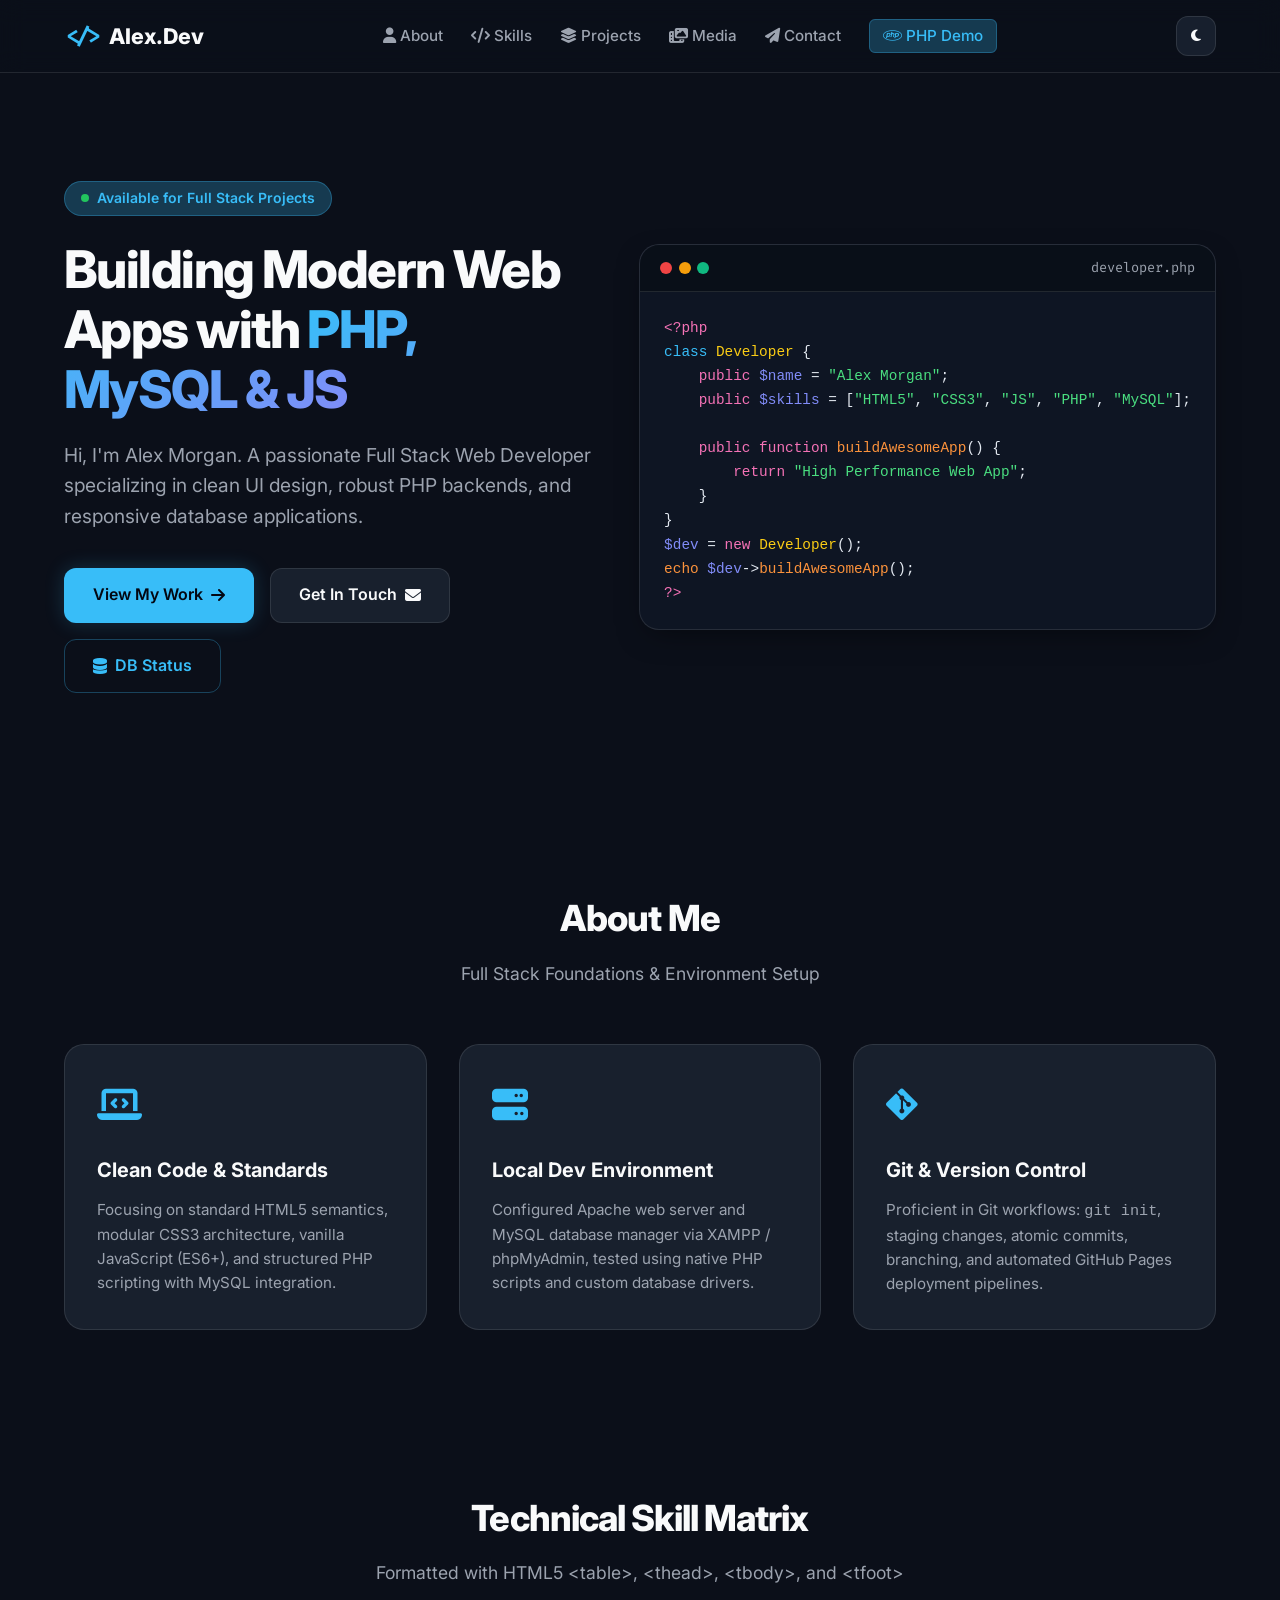
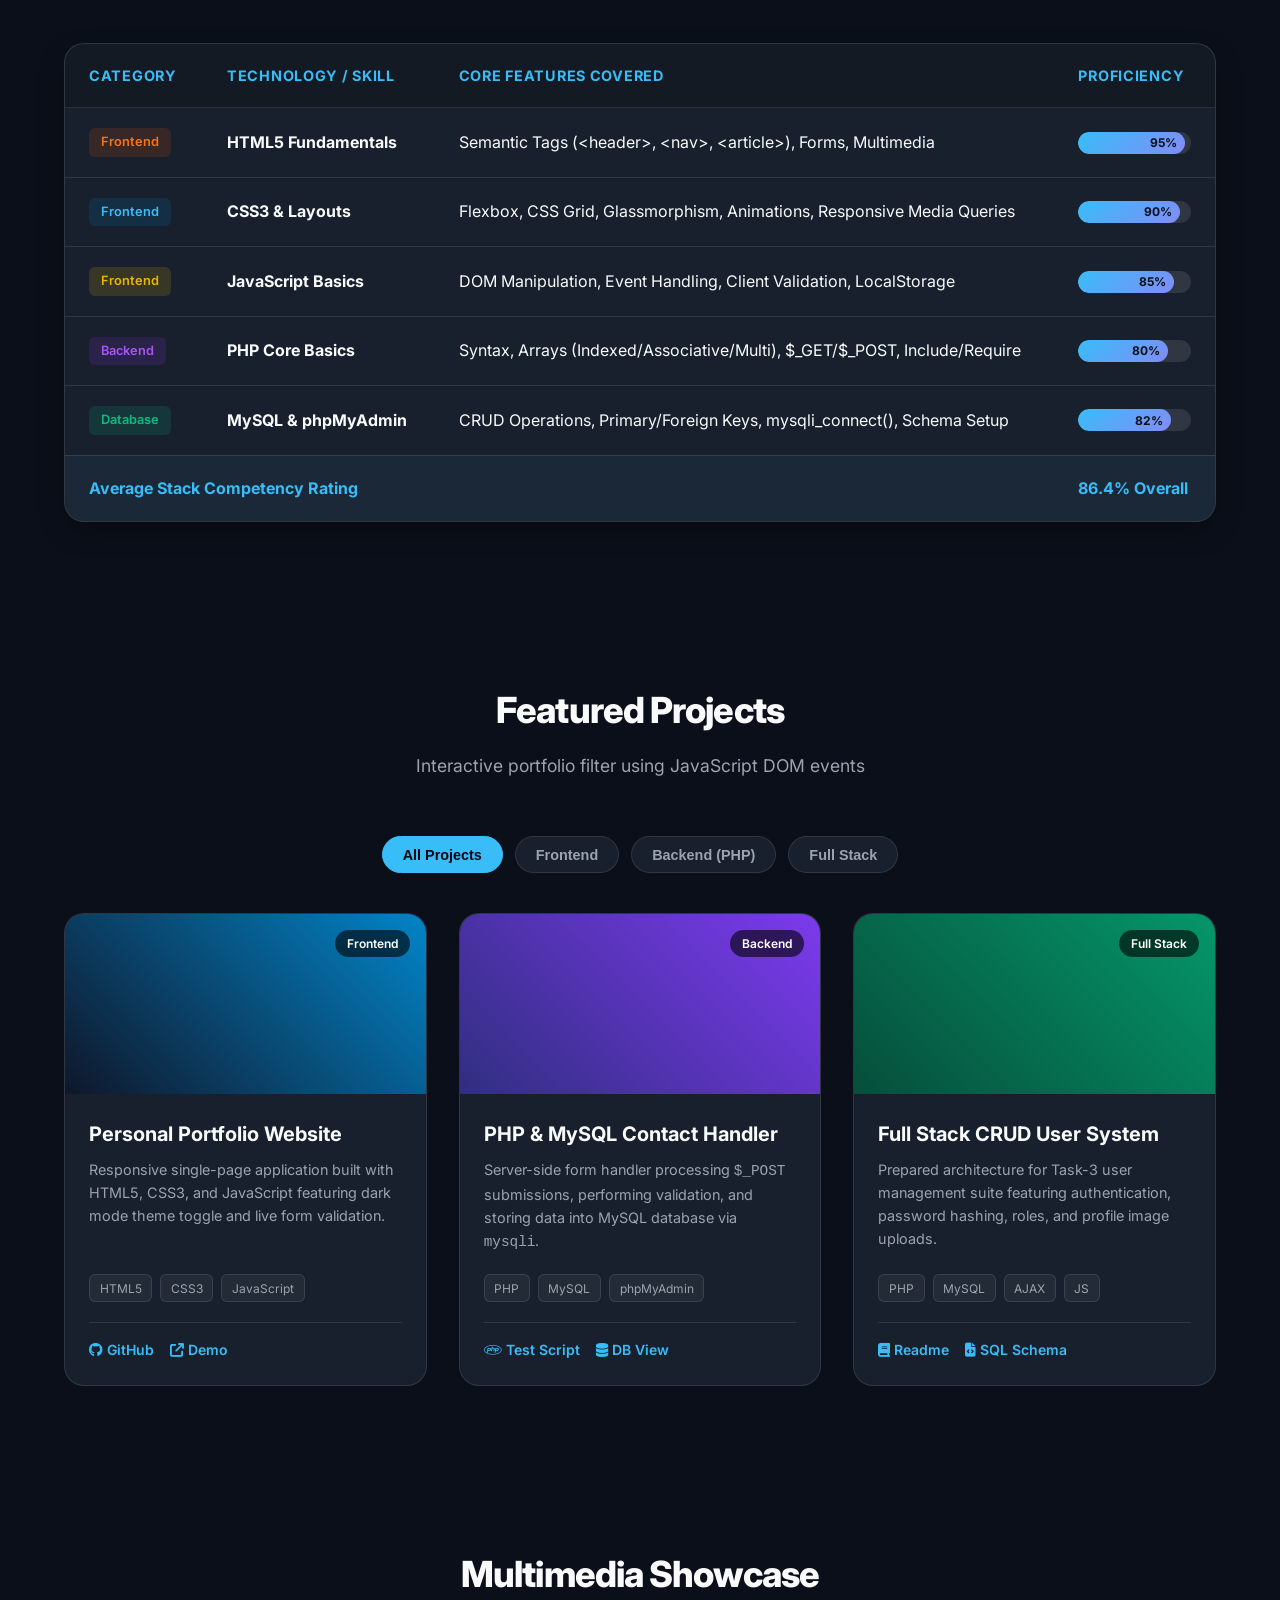
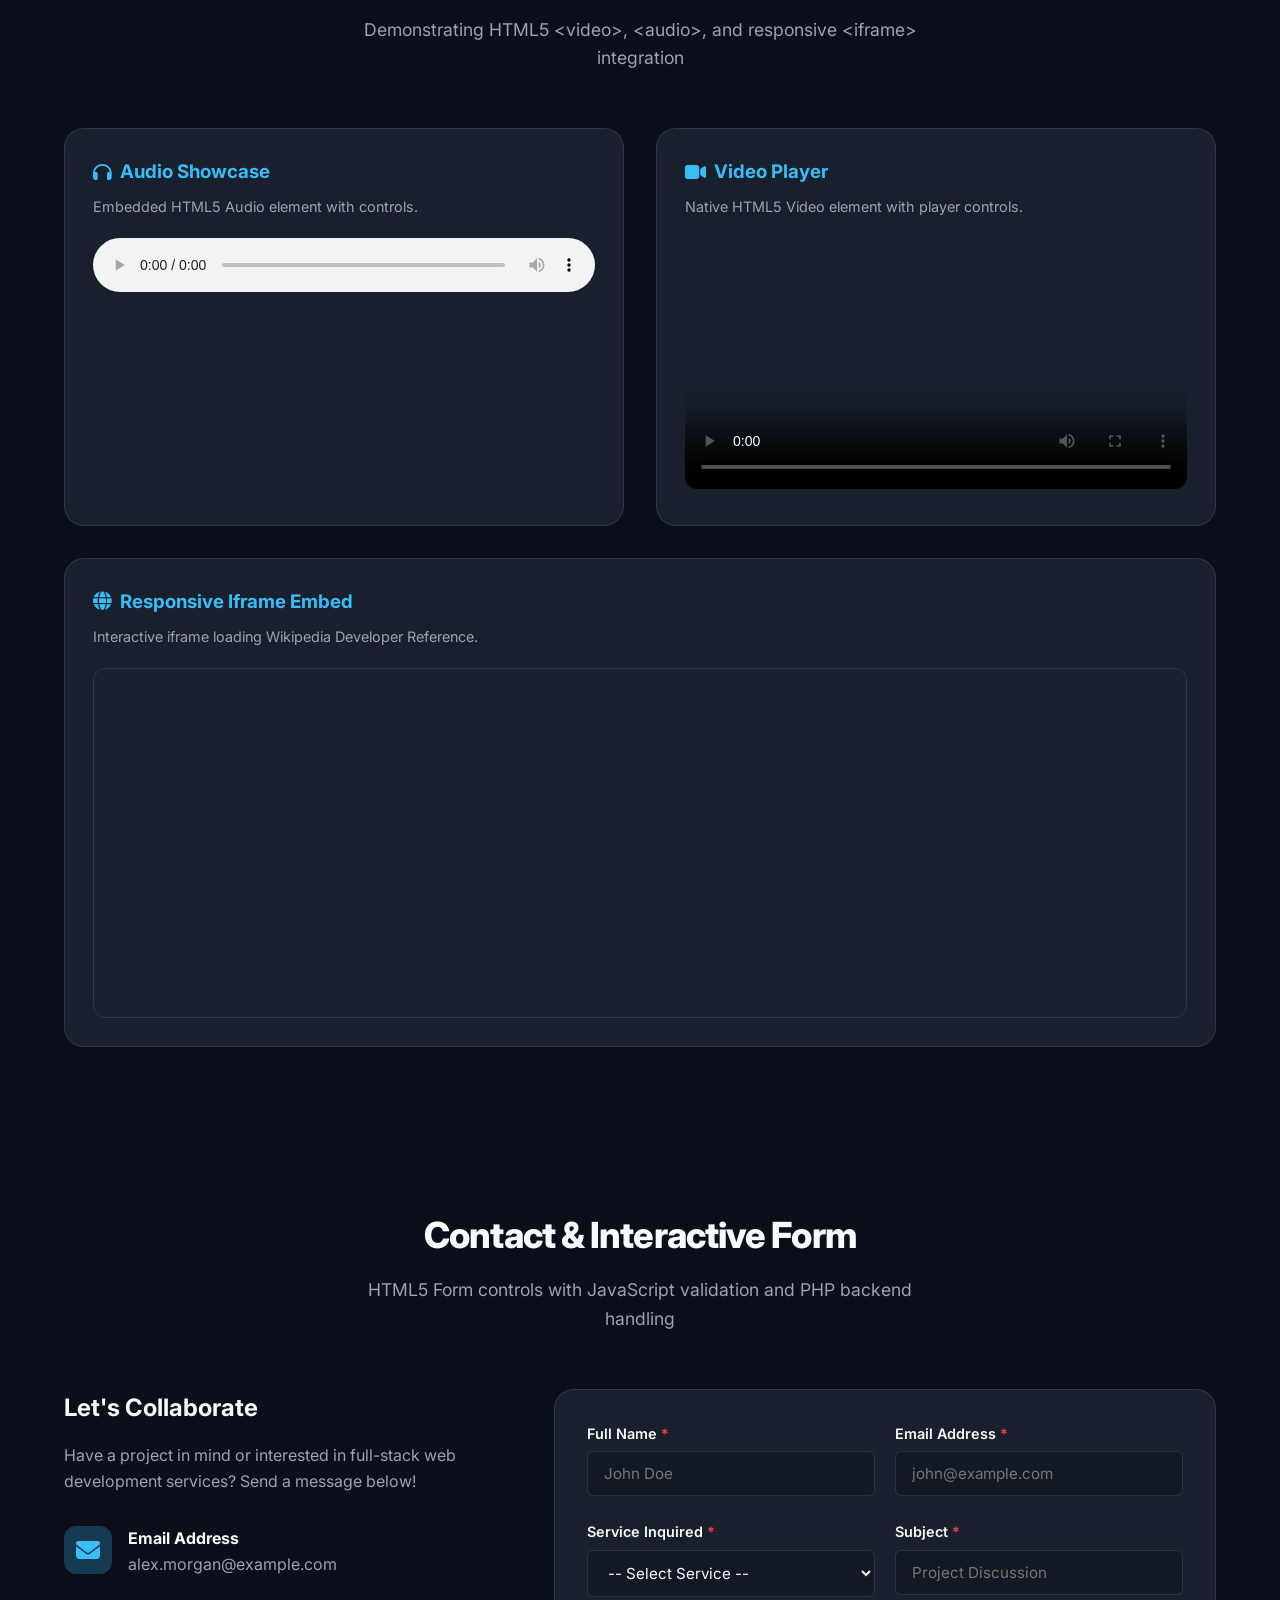
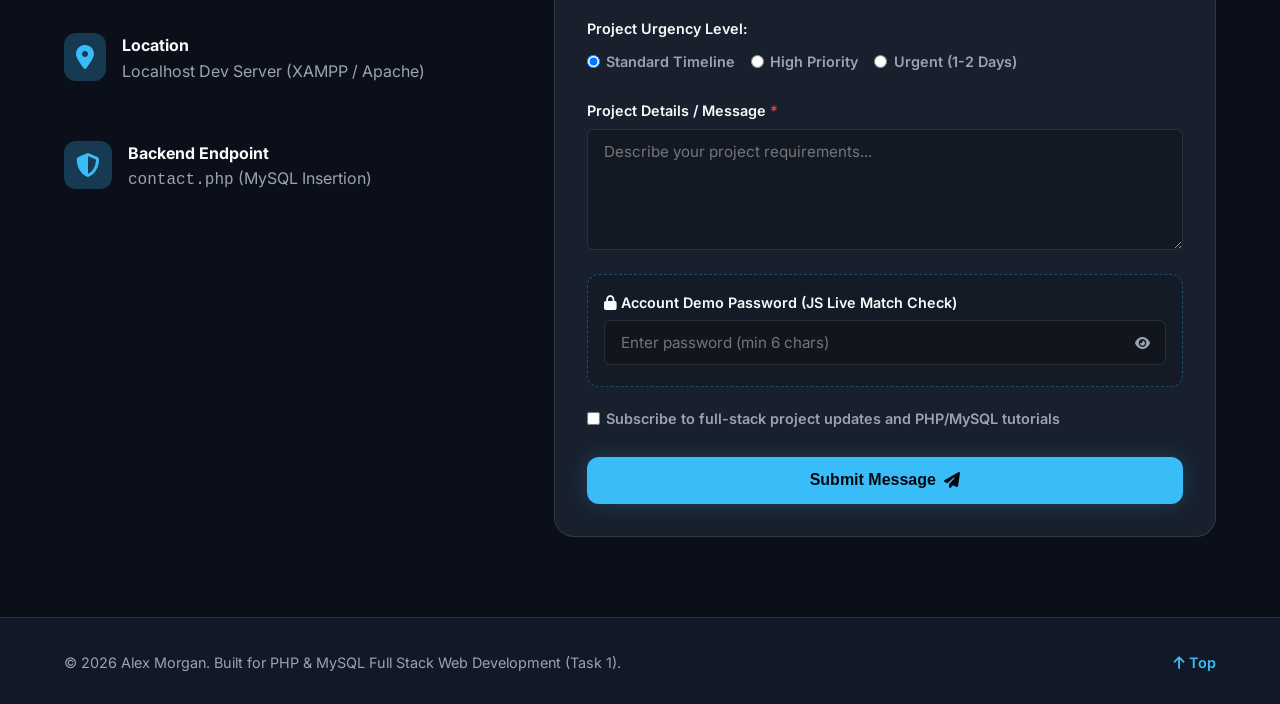
<file: index.html>
<!DOCTYPE html>
<html lang="en" data-theme="dark">
<head>
    <meta charset="UTF-8">
    <meta name="viewport" content="width=device-width, initial-scale=1.0">
    <meta name="description" content="Personal Portfolio Website - Full Stack PHP & MySQL Web Developer Task 1 Deliverable">
    <title>Alex Morgan | Full Stack Web Developer Portfolio</title>
    <!-- Google Fonts -->
    <link rel="preconnect" href="https://fonts.googleapis.com">
    <link rel="preconnect" href="https://fonts.gstatic.com" crossorigin>
    <link href="https://fonts.googleapis.com/css2?family=Inter:wght@300;400;500;600;700;800&family=Fira+Code:wght@400;500&display=swap" rel="stylesheet">
    <!-- FontAwesome Icons -->
    <link rel="stylesheet" href="https://cdnjs.cloudflare.com/ajax/libs/font-awesome/6.4.0/css/all.min.css">
    <!-- Custom CSS -->
    <link rel="stylesheet" href="assets/css/styles.css">
</head>
<body>

    <!-- Header & Navigation -->
    <header class="navbar-header" id="header">
        <div class="nav-container">
            <a href="#hero" class="brand-logo">
                <span class="logo-accent">&lt;/&gt;</span> Alex.Dev
            </a>
            
            <nav class="main-nav" id="mainNav" aria-label="Main Navigation">
                <ul class="nav-links">
                    <li><a href="#about" class="nav-link"><i class="fa-solid fa-user"></i> About</a></li>
                    <li><a href="#skills" class="nav-link"><i class="fa-solid fa-code"></i> Skills</a></li>
                    <li><a href="#projects" class="nav-link"><i class="fa-solid fa-layer-group"></i> Projects</a></li>
                    <li><a href="#multimedia" class="nav-link"><i class="fa-solid fa-photo-film"></i> Media</a></li>
                    <li><a href="#contact" class="nav-link"><i class="fa-solid fa-paper-plane"></i> Contact</a></li>
                    <li><a href="hello.php" class="nav-link highlight-link" target="_blank"><i class="fa-brands fa-php"></i> PHP Demo</a></li>
                </ul>
            </nav>

            <div class="nav-controls">
                <button class="theme-toggle" id="themeToggle" aria-label="Toggle Light/Dark Theme">
                    <i class="fa-solid fa-moon" id="themeIcon"></i>
                </button>
                <button class="mobile-toggle" id="mobileToggle" aria-label="Toggle Mobile Menu">
                    <i class="fa-solid fa-bars"></i>
                </button>
            </div>
        </div>
    </header>

    <main>
        <!-- Hero Section -->
        <section class="hero-section" id="hero">
            <div class="hero-container">
                <div class="hero-content">
                    <div class="badge-pill">
                        <span class="pulse-dot"></span> Available for Full Stack Projects
                    </div>
                    <h1 class="hero-title">
                        Building Modern Web Apps with <span class="gradient-text">PHP, MySQL & JS</span>
                    </h1>
                    <p class="hero-subtitle">
                        Hi, I'm Alex Morgan. A passionate Full Stack Web Developer specializing in clean UI design, robust PHP backends, and responsive database applications.
                    </p>
                    <div class="hero-actions">
                        <a href="#projects" class="btn btn-primary">
                            View My Work <i class="fa-solid fa-arrow-right"></i>
                        </a>
                        <a href="#contact" class="btn btn-secondary">
                            Get In Touch <i class="fa-solid fa-envelope"></i>
                        </a>
                        <a href="db_test.php" class="btn btn-outline" target="_blank">
                            <i class="fa-solid fa-database"></i> DB Status
                        </a>
                    </div>
                </div>
                <div class="hero-visual">
                    <div class="code-card-glass">
                        <div class="code-card-header">
                            <div class="mac-dots">
                                <span class="dot red"></span>
                                <span class="dot yellow"></span>
                                <span class="dot green"></span>
                            </div>
                            <span class="file-name">developer.php</span>
                        </div>
                        <pre class="code-block"><code><span class="kwd">&lt;?php</span>
<span class="class">class</span> <span class="type">Developer</span> {
    <span class="kwd">public</span> <span class="var">$name</span> = <span class="str">"Alex Morgan"</span>;
    <span class="kwd">public</span> <span class="var">$skills</span> = [<span class="str">"HTML5"</span>, <span class="str">"CSS3"</span>, <span class="str">"JS"</span>, <span class="str">"PHP"</span>, <span class="str">"MySQL"</span>];
    
    <span class="kwd">public function</span> <span class="func">buildAwesomeApp</span>() {
        <span class="kwd">return</span> <span class="str">"High Performance Web App"</span>;
    }
}
<span class="var">$dev</span> = <span class="kwd">new</span> <span class="type">Developer</span>();
<span class="func">echo</span> <span class="var">$dev</span>-><span class="func">buildAwesomeApp</span>();
<span class="kwd">?&gt;</span></code></pre>
                    </div>
                </div>
            </div>
        </section>

        <!-- About Section (HTML5 Semantic Article & Section) -->
        <section class="about-section" id="about">
            <div class="section-container">
                <div class="section-header">
                    <h2 class="section-title">About Me</h2>
                    <p class="section-subtitle">Full Stack Foundations & Environment Setup</p>
                </div>
                <div class="about-grid">
                    <article class="about-card">
                        <div class="card-icon"><i class="fa-solid fa-laptop-code"></i></div>
                        <h3>Clean Code & Standards</h3>
                        <p>
                            Focusing on standard HTML5 semantics, modular CSS3 architecture, vanilla JavaScript (ES6+), and structured PHP scripting with MySQL integration.
                        </p>
                    </article>
                    <article class="about-card">
                        <div class="card-icon"><i class="fa-solid fa-server"></i></div>
                        <h3>Local Dev Environment</h3>
                        <p>
                            Configured Apache web server and MySQL database manager via XAMPP / phpMyAdmin, tested using native PHP scripts and custom database drivers.
                        </p>
                    </article>
                    <article class="about-card">
                        <div class="card-icon"><i class="fa-brands fa-git-alt"></i></div>
                        <h3>Git & Version Control</h3>
                        <p>
                            Proficient in Git workflows: <code>git init</code>, staging changes, atomic commits, branching, and automated GitHub Pages deployment pipelines.
                        </p>
                    </article>
                </div>
            </div>
        </section>

        <!-- Skills Section with HTML Table Formatting -->
        <section class="skills-section" id="skills">
            <div class="section-container">
                <div class="section-header">
                    <h2 class="section-title">Technical Skill Matrix</h2>
                    <p class="section-subtitle">Formatted with HTML5 &lt;table&gt;, &lt;thead&gt;, &lt;tbody&gt;, and &lt;tfoot&gt;</p>
                </div>

                <div class="table-wrapper">
                    <table class="skills-table">
                        <thead>
                            <tr>
                                <th>Category</th>
                                <th>Technology / Skill</th>
                                <th>Core Features Covered</th>
                                <th>Proficiency</th>
                            </tr>
                        </thead>
                        <tbody>
                            <tr>
                                <td><span class="tag tag-html">Frontend</span></td>
                                <td><strong>HTML5 Fundamentals</strong></td>
                                <td>Semantic Tags (&lt;header&gt;, &lt;nav&gt;, &lt;article&gt;), Forms, Multimedia</td>
                                <td>
                                    <div class="skill-bar-outer"><div class="skill-bar-inner" style="width: 95%;">95%</div></div>
                                </td>
                            </tr>
                            <tr>
                                <td><span class="tag tag-css">Frontend</span></td>
                                <td><strong>CSS3 & Layouts</strong></td>
                                <td>Flexbox, CSS Grid, Glassmorphism, Animations, Responsive Media Queries</td>
                                <td>
                                    <div class="skill-bar-outer"><div class="skill-bar-inner" style="width: 90%;">90%</div></div>
                                </td>
                            </tr>
                            <tr>
                                <td><span class="tag tag-js">Frontend</span></td>
                                <td><strong>JavaScript Basics</strong></td>
                                <td>DOM Manipulation, Event Handling, Client Validation, LocalStorage</td>
                                <td>
                                    <div class="skill-bar-outer"><div class="skill-bar-inner" style="width: 85%;">85%</div></div>
                                </td>
                            </tr>
                            <tr>
                                <td><span class="tag tag-php">Backend</span></td>
                                <td><strong>PHP Core Basics</strong></td>
                                <td>Syntax, Arrays (Indexed/Associative/Multi), $_GET/$_POST, Include/Require</td>
                                <td>
                                    <div class="skill-bar-outer"><div class="skill-bar-inner" style="width: 80%;">80%</div></div>
                                </td>
                            </tr>
                            <tr>
                                <td><span class="tag tag-sql">Database</span></td>
                                <td><strong>MySQL & phpMyAdmin</strong></td>
                                <td>CRUD Operations, Primary/Foreign Keys, mysqli_connect(), Schema Setup</td>
                                <td>
                                    <div class="skill-bar-outer"><div class="skill-bar-inner" style="width: 82%;">82%</div></div>
                                </td>
                            </tr>
                        </tbody>
                        <tfoot>
                            <tr>
                                <td colspan="3"><strong>Average Stack Competency Rating</strong></td>
                                <td><strong>86.4% Overall</strong></td>
                            </tr>
                        </tfoot>
                    </table>
                </div>
            </div>
        </section>

        <!-- Projects Section with Interactive Category Filter -->
        <section class="projects-section" id="projects">
            <div class="section-container">
                <div class="section-header">
                    <h2 class="section-title">Featured Projects</h2>
                    <p class="section-subtitle">Interactive portfolio filter using JavaScript DOM events</p>
                </div>

                <div class="filter-controls">
                    <button class="filter-btn active" data-filter="all">All Projects</button>
                    <button class="filter-btn" data-filter="frontend">Frontend</button>
                    <button class="filter-btn" data-filter="backend">Backend (PHP)</button>
                    <button class="filter-btn" data-filter="fullstack">Full Stack</button>
                </div>

                <div class="projects-grid">
                    <!-- Project Card 1 -->
                    <article class="project-card" data-category="frontend">
                        <div class="project-img-holder">
                            <div class="project-gradient-bg bg-1"></div>
                            <span class="project-category">Frontend</span>
                        </div>
                        <div class="project-content">
                            <h3>Personal Portfolio Website</h3>
                            <p>
                                Responsive single-page application built with HTML5, CSS3, and JavaScript featuring dark mode theme toggle and live form validation.
                            </p>
                            <div class="tech-tags">
                                <span>HTML5</span> <span>CSS3</span> <span>JavaScript</span>
                            </div>
                            <div class="project-links">
                                <a href="https://github.com" target="_blank" class="card-link"><i class="fa-brands fa-github"></i> GitHub</a>
                                <a href="#hero" class="card-link"><i class="fa-solid fa-arrow-up-right-from-square"></i> Demo</a>
                            </div>
                        </div>
                    </article>

                    <!-- Project Card 2 -->
                    <article class="project-card" data-category="backend">
                        <div class="project-img-holder">
                            <div class="project-gradient-bg bg-2"></div>
                            <span class="project-category">Backend</span>
                        </div>
                        <div class="project-content">
                            <h3>PHP & MySQL Contact Handler</h3>
                            <p>
                                Server-side form handler processing <code>$_POST</code> submissions, performing validation, and storing data into MySQL database via <code>mysqli</code>.
                            </p>
                            <div class="tech-tags">
                                <span>PHP</span> <span>MySQL</span> <span>phpMyAdmin</span>
                            </div>
                            <div class="project-links">
                                <a href="hello.php" target="_blank" class="card-link"><i class="fa-brands fa-php"></i> Test Script</a>
                                <a href="db_test.php" target="_blank" class="card-link"><i class="fa-solid fa-database"></i> DB View</a>
                            </div>
                        </div>
                    </article>

                    <!-- Project Card 3 -->
                    <article class="project-card" data-category="fullstack">
                        <div class="project-img-holder">
                            <div class="project-gradient-bg bg-3"></div>
                            <span class="project-category">Full Stack</span>
                        </div>
                        <div class="project-content">
                            <h3>Full Stack CRUD User System</h3>
                            <p>
                                Prepared architecture for Task-3 user management suite featuring authentication, password hashing, roles, and profile image uploads.
                            </p>
                            <div class="tech-tags">
                                <span>PHP</span> <span>MySQL</span> <span>AJAX</span> <span>JS</span>
                            </div>
                            <div class="project-links">
                                <a href="README.md" target="_blank" class="card-link"><i class="fa-solid fa-book"></i> Readme</a>
                                <a href="sql/schema.sql" target="_blank" class="card-link"><i class="fa-solid fa-file-code"></i> SQL Schema</a>
                            </div>
                        </div>
                    </article>
                </div>
            </div>
        </section>

        <!-- Multimedia Section (<video>, <audio>, <iframe>) -->
        <section class="multimedia-section" id="multimedia">
            <div class="section-container">
                <div class="section-header">
                    <h2 class="section-title">Multimedia Showcase</h2>
                    <p class="section-subtitle">Demonstrating HTML5 &lt;video&gt;, &lt;audio&gt;, and responsive &lt;iframe&gt; integration</p>
                </div>

                <div class="media-grid">
                    <!-- HTML5 Audio -->
                    <div class="media-card">
                        <h3><i class="fa-solid fa-headphones"></i> Audio Showcase</h3>
                        <p>Embedded HTML5 Audio element with controls.</p>
                        <audio controls class="custom-audio-player">
                            <source src="https://www.w3schools.com/html/horse.mp3" type="audio/mpeg">
                            Your browser does not support the audio element.
                        </audio>
                    </div>

                    <!-- HTML5 Video -->
                    <div class="media-card">
                        <h3><i class="fa-solid fa-video"></i> Video Player</h3>
                        <p>Native HTML5 Video element with player controls.</p>
                        <video controls poster="https://images.unsplash.com/photo-1517694712202-14dd9538aa97?w=600" class="custom-video-player">
                            <source src="https://www.w3schools.com/html/mov_bbb.mp4" type="video/mp4">
                            Your browser does not support the video element.
                        </video>
                    </div>

                    <!-- Responsive Iframe -->
                    <div class="media-card span-2">
                        <h3><i class="fa-solid fa-globe"></i> Responsive Iframe Embed</h3>
                        <p>Interactive iframe loading Wikipedia Developer Reference.</p>
                        <div class="iframe-container">
                            <iframe src="https://en.m.wikipedia.org/wiki/Web_development" title="Web Development Reference" loading="lazy"></iframe>
                        </div>
                    </div>
                </div>
            </div>
        </section>

        <!-- Contact Section with Forms (Inputs, Select, Textarea, Radio, Checkbox, Client-side Validation) -->
        <section class="contact-section" id="contact">
            <div class="section-container">
                <div class="section-header">
                    <h2 class="section-title">Contact & Interactive Form</h2>
                    <p class="section-subtitle">HTML5 Form controls with JavaScript validation and PHP backend handling</p>
                </div>

                <div class="contact-wrapper">
                    <div class="contact-info">
                        <h3>Let's Collaborate</h3>
                        <p>Have a project in mind or interested in full-stack web development services? Send a message below!</p>

                        <div class="info-list">
                            <div class="info-item">
                                <i class="fa-solid fa-envelope"></i>
                                <div>
                                    <strong>Email Address</strong>
                                    <p>alex.morgan@example.com</p>
                                </div>
                            </div>
                            <div class="info-item">
                                <i class="fa-solid fa-location-dot"></i>
                                <div>
                                    <strong>Location</strong>
                                    <p>Localhost Dev Server (XAMPP / Apache)</p>
                                </div>
                            </div>
                            <div class="info-item">
                                <i class="fa-solid fa-shield-halved"></i>
                                <div>
                                    <strong>Backend Endpoint</strong>
                                    <p><code>contact.php</code> (MySQL Insertion)</p>
                                </div>
                            </div>
                        </div>
                    </div>

                    <!-- HTML5 Form with complete controls -->
                    <form class="contact-form" id="portfolioContactForm" action="contact.php" method="POST">
                        <div class="form-row">
                            <div class="form-group">
                                <label for="fullName">Full Name <span class="required">*</span></label>
                                <input type="text" id="fullName" name="name" placeholder="John Doe" required>
                                <span class="error-msg" id="nameError"></span>
                            </div>
                            <div class="form-group">
                                <label for="emailAddress">Email Address <span class="required">*</span></label>
                                <input type="email" id="emailAddress" name="email" placeholder="john@example.com" required>
                                <span class="error-msg" id="emailError"></span>
                            </div>
                        </div>

                        <div class="form-row">
                            <div class="form-group">
                                <label for="serviceType">Service Inquired <span class="required">*</span></label>
                                <select id="serviceType" name="service_type" required>
                                    <option value="">-- Select Service --</option>
                                    <option value="Frontend UI Development">Frontend UI Development</option>
                                    <option value="PHP Backend Integration">PHP Backend Integration</option>
                                    <option value="MySQL Database Architecture">MySQL Database Architecture</option>
                                    <option value="Full Stack Website">Full Stack Website (Task 1-3)</option>
                                </select>
                            </div>
                            <div class="form-group">
                                <label for="subject">Subject <span class="required">*</span></label>
                                <input type="text" id="subject" name="subject" placeholder="Project Discussion" required>
                            </div>
                        </div>

                        <!-- Radio Buttons -->
                        <div class="form-group">
                            <label>Project Urgency Level:</label>
                            <div class="radio-group">
                                <label class="radio-label">
                                    <input type="radio" name="urgency" value="Standard" checked> Standard Timeline
                                </label>
                                <label class="radio-label">
                                    <input type="radio" name="urgency" value="High Priority"> High Priority
                                </label>
                                <label class="radio-label">
                                    <input type="radio" name="urgency" value="Urgent"> Urgent (1-2 Days)
                                </label>
                            </div>
                        </div>

                        <!-- Textarea -->
                        <div class="form-group">
                            <label for="messageContent">Project Details / Message <span class="required">*</span></label>
                            <textarea id="messageContent" name="message" rows="5" placeholder="Describe your project requirements..." required></textarea>
                            <span class="error-msg" id="messageError"></span>
                        </div>

                        <!-- Password Toggle Demo (For Task-1 JS Validation practice) -->
                        <div class="form-group password-demo-box">
                            <label for="demoPassword"><i class="fa-solid fa-lock"></i> Account Demo Password (JS Live Match Check)</label>
                            <div class="password-input-wrapper">
                                <input type="password" id="demoPassword" placeholder="Enter password (min 6 chars)">
                                <button type="button" id="togglePasswordBtn" class="pwd-toggle-btn"><i class="fa-solid fa-eye"></i></button>
                            </div>
                            <span class="pwd-strength" id="pwdStrengthMsg"></span>
                        </div>

                        <!-- Checkbox -->
                        <div class="form-group checkbox-group">
                            <label class="checkbox-label">
                                <input type="checkbox" id="newsletterCheck" name="newsletter" value="1">
                                Subscribe to full-stack project updates and PHP/MySQL tutorials
                            </label>
                        </div>

                        <div class="form-status" id="formStatusMsg"></div>

                        <button type="submit" class="btn btn-primary btn-block" id="submitBtn">
                            <span>Submit Message</span> <i class="fa-solid fa-paper-plane"></i>
                        </button>
                    </form>
                </div>
            </div>
        </section>
    </main>

    <!-- Semantic Footer -->
    <footer class="main-footer">
        <div class="footer-container">
            <div class="footer-left">
                <p>&copy; 2026 Alex Morgan. Built for PHP & MySQL Full Stack Web Development (Task 1).</p>
            </div>
            <div class="footer-right">
                <a href="#hero" class="back-to-top"><i class="fa-solid fa-arrow-up"></i> Top</a>
            </div>
        </div>
    </footer>

    <!-- Custom JS -->
    <script src="assets/js/script.js"></script>
</body>
</html>
</file>
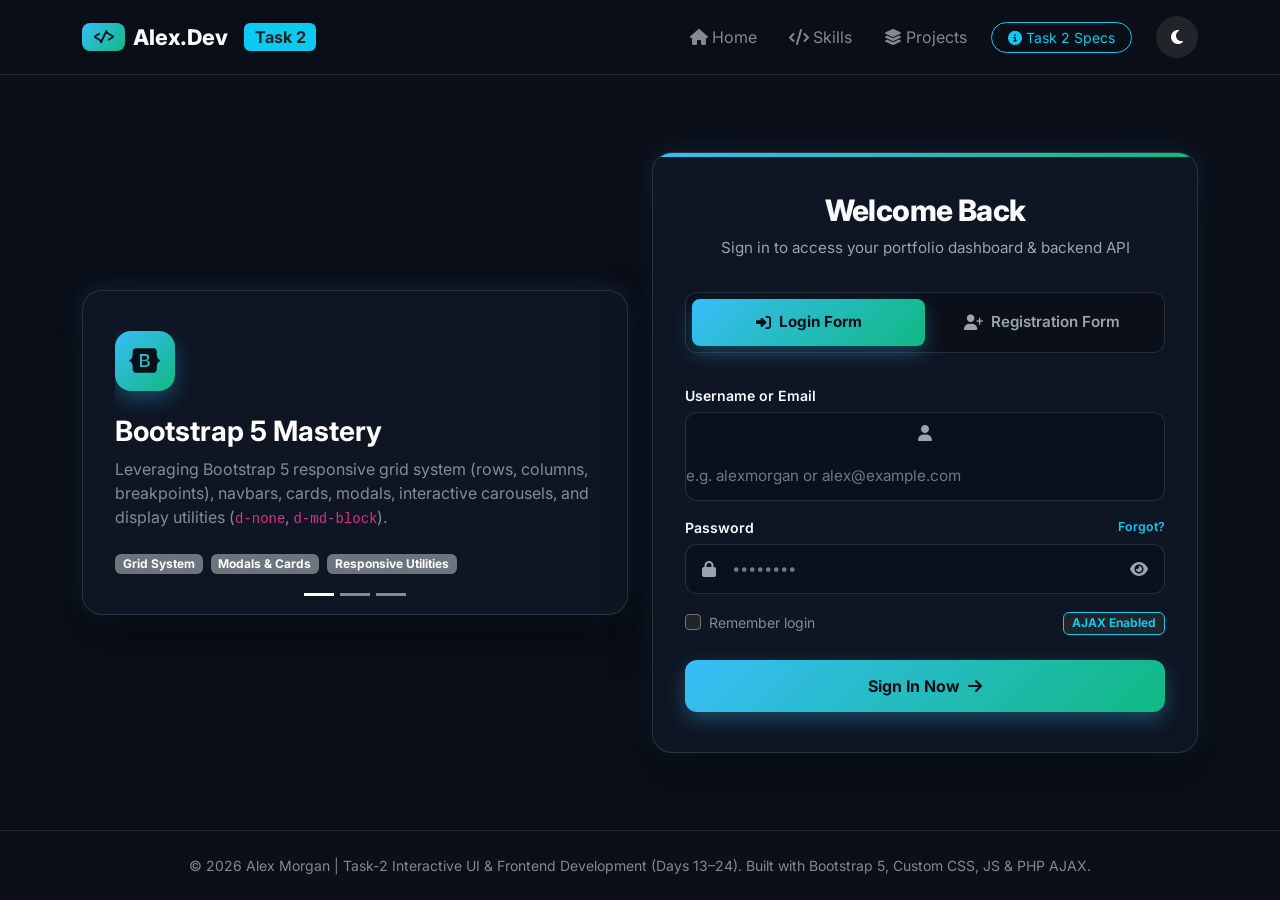
<file: auth.html>
<!DOCTYPE html>
<html lang="en" data-theme="dark">
<head>
    <meta charset="UTF-8">
    <meta name="viewport" content="width=device-width, initial-scale=1.0">
    <meta name="description" content="Task 2 Deliverable - Interactive Login & Registration UI with Bootstrap 5, Custom CSS, JS Validation, and AJAX PHP Endpoints">
    <title>Task 2: Interactive Auth UI & Frontend Development | Alex Morgan</title>
    
    <!-- Bootstrap 5 CSS -->
    <link href="https://cdn.jsdelivr.net/npm/bootstrap@5.3.2/dist/css/bootstrap.min.css" rel="stylesheet">
    
    <!-- Google Fonts -->
    <link rel="preconnect" href="https://fonts.googleapis.com">
    <link rel="preconnect" href="https://fonts.gstatic.com" crossorigin>
    <link href="https://fonts.googleapis.com/css2?family=Inter:wght@300;400;500;600;700;800&family=Fira+Code:wght@400;500&display=swap" rel="stylesheet">
    
    <!-- FontAwesome Icons -->
    <link rel="stylesheet" href="https://cdnjs.cloudflare.com/ajax/libs/font-awesome/6.4.0/css/all.min.css">
    
    <!-- Custom Auth Styles -->
    <link rel="stylesheet" href="assets/css/auth-styles.css">
</head>
<body class="auth-body">

    <!-- Reusable Header & Navigation Bar (Bootstrap Navbar + Custom Styling) -->
    <nav class="navbar navbar-expand-lg auth-navbar sticky-top">
        <div class="container">
            <a class="brand-logo-custom" href="index.html">
                <span class="logo-badge">&lt;/&gt;</span> Alex.Dev <span class="badge bg-info text-dark ms-2 d-none d-md-inline-block">Task 2</span>
            </a>

            <button class="navbar-toggler text-white border-0" type="button" data-bs-toggle="collapse" data-bs-target="#authNavbarNav" aria-controls="authNavbarNav" aria-expanded="false" aria-label="Toggle navigation">
                <i class="fa-solid fa-bars fs-4"></i>
            </button>

            <div class="collapse navbar-collapse" id="authNavbarNav">
                <ul class="navbar-nav ms-auto align-items-lg-center gap-lg-3 my-2 my-lg-0">
                    <li class="nav-item">
                        <a class="nav-link text-white-50 hover-cyan" href="index.html"><i class="fa-solid fa-house"></i> Home</a>
                    </li>
                    <li class="nav-item">
                        <a class="nav-link text-white-50 hover-cyan" href="index.html#skills"><i class="fa-solid fa-code"></i> Skills</a>
                    </li>
                    <li class="nav-item">
                        <a class="nav-link text-white-50 hover-cyan" href="index.html#projects"><i class="fa-solid fa-layer-group"></i> Projects</a>
                    </li>
                    <li class="nav-item">
                        <button class="btn btn-outline-info btn-sm rounded-pill px-3" data-bs-toggle="modal" data-bs-target="#demoModal">
                            <i class="fa-solid fa-circle-info"></i> Task 2 Specs
                        </button>
                    </li>
                    <li class="nav-item ms-lg-2">
                        <button class="btn btn-dark text-cyan border-cyan rounded-circle" id="authThemeToggle" title="Toggle Theme" style="width: 42px; height: 42px;">
                            <i class="fa-solid fa-moon" id="authThemeIcon"></i>
                        </button>
                    </li>
                </ul>
            </div>
        </div>
    </nav>

    <!-- Main Section: Dual Column Bootstrap 5 Layout -->
    <main class="flex-grow-1 d-flex align-items-center py-5">
        <div class="container">
            <div class="row g-4 align-items-center justify-content-center">
                
                <!-- Left Column: Carousel & Feature Showcase (Visible on md and larger) -->
                <div class="col-12 col-lg-6 d-none d-lg-block">
                    <div class="auth-carousel-card pulse-card">
                        
                        <!-- Bootstrap 5 Carousel Component -->
                        <div id="authCarousel" class="carousel slide" data-bs-ride="carousel" data-bs-interval="4500">
                            <div class="carousel-indicators mb-0" style="bottom: -2rem;">
                                <button type="button" data-bs-target="#authCarousel" data-bs-slide-to="0" class="active" aria-current="true" aria-label="Slide 1"></button>
                                <button type="button" data-bs-target="#authCarousel" data-bs-slide-to="1" aria-label="Slide 2"></button>
                                <button type="button" data-bs-target="#authCarousel" data-bs-slide-to="2" aria-label="Slide 3"></button>
                            </div>

                            <div class="carousel-inner">
                                <!-- Slide 1: Bootstrap 5 Mastery -->
                                <div class="carousel-item active">
                                    <div class="feature-badge-icon">
                                        <i class="fa-brands fa-bootstrap"></i>
                                    </div>
                                    <h3 class="fw-bold text-white mb-2">Bootstrap 5 Mastery</h3>
                                    <p class="text-white-50">
                                        Leveraging Bootstrap 5 responsive grid system (rows, columns, breakpoints), navbars, cards, modals, interactive carousels, and display utilities (<code>d-none</code>, <code>d-md-block</code>).
                                    </p>
                                    <div class="d-flex gap-2 mt-4 flex-wrap">
                                        <span class="badge bg-secondary">Grid System</span>
                                        <span class="badge bg-secondary">Modals & Cards</span>
                                        <span class="badge bg-secondary">Responsive Utilities</span>
                                    </div>
                                </div>

                                <!-- Slide 2: Form Validation & JS -->
                                <div class="carousel-item">
                                    <div class="feature-badge-icon" style="background: linear-gradient(135deg, #a855f7 0%, #38bdf8 100%);">
                                        <i class="fa-solid fa-user-shield"></i>
                                    </div>
                                    <h3 class="fw-bold text-white mb-2">Form Handling & Validation</h3>
                                    <p class="text-white-50">
                                        Comprehensive client-side JavaScript validation with password strength metrics, live confirm password match verification, and password visibility toggles.
                                    </p>
                                    <div class="d-flex gap-2 mt-4 flex-wrap">
                                        <span class="badge bg-secondary">Password Match</span>
                                        <span class="badge bg-secondary">Show/Hide Toggle</span>
                                        <span class="badge bg-secondary">Strength Meter</span>
                                    </div>
                                </div>

                                <!-- Slide 3: AJAX & PHP Basics -->
                                <div class="carousel-item">
                                    <div class="feature-badge-icon" style="background: linear-gradient(135deg, #10b981 0%, #38bdf8 100%);">
                                        <i class="fa-solid fa-bolt"></i>
                                    </div>
                                    <h3 class="fw-bold text-white mb-2">AJAX Real-Time Backend</h3>
                                    <p class="text-white-50">
                                        Asynchronous data fetching from PHP scripts (<code>ajax_check_user.php</code> & <code>ajax_auth.php</code>) without reloading the page. Live username and email availability checks.
                                    </p>
                                    <div class="d-flex gap-2 mt-4 flex-wrap">
                                        <span class="badge bg-secondary">Fetch API</span>
                                        <span class="badge bg-secondary">PHP Endpoints</span>
                                        <span class="badge bg-secondary">Zero Page Reload</span>
                                    </div>
                                </div>
                            </div>
                        </div>

                    </div>
                </div>

                <!-- Right Column: Interactive Login & Registration Form Card -->
                <div class="col-12 col-md-10 col-lg-6">
                    <div class="auth-glass-card">
                        
                        <!-- Header & Title -->
                        <div class="auth-header">
                            <h2 class="auth-title" id="authCardTitle">Welcome Back</h2>
                            <p class="auth-subtitle" id="authCardSubtitle">Sign in to access your portfolio dashboard & backend API</p>
                        </div>

                        <!-- Tab Navigation Pills -->
                        <div class="auth-pills-container">
                            <button type="button" class="auth-pill-btn active" id="tabLoginBtn">
                                <i class="fa-solid fa-right-to-bracket"></i> Login Form
                            </button>
                            <button type="button" class="auth-pill-btn" id="tabRegisterBtn">
                                <i class="fa-solid fa-user-plus"></i> Registration Form
                            </button>
                        </div>

                        <!-- View 1: Login Form -->
                        <div id="loginFormContainer">
                            <div class="auth-alert" id="loginAlert" role="alert"></div>

                            <form id="loginForm" novalidate>
                                <!-- Username or Email -->
                                <div class="mb-3">
                                    <label for="loginIdentifier" class="form-label-custom">Username or Email</label>
                                    <div class="input-group-custom">
                                        <span class="input-icon-text"><i class="fa-solid fa-user"></i></span>
                                        <input type="text" class="form-control-custom" id="loginIdentifier" name="username_or_email" placeholder="e.g. alexmorgan or alex@example.com" required>
                                    </div>
                                </div>

                                <!-- Password with Show/Hide Toggle -->
                                <div class="mb-3">
                                    <div class="form-label-custom">
                                        <span>Password</span>
                                        <a href="#" class="text-info text-decoration-none small" data-bs-toggle="modal" data-bs-target="#demoModal">Forgot?</a>
                                    </div>
                                    <div class="input-group-custom d-flex align-items-center">
                                        <span class="input-icon-text"><i class="fa-solid fa-lock"></i></span>
                                        <input type="password" class="form-control-custom flex-grow-1" id="loginPassword" name="password" placeholder="••••••••" required>
                                        <button type="button" class="pwd-toggle-btn toggle-pwd-btn" data-target="loginPassword" title="Show/Hide Password">
                                            <i class="fa-solid fa-eye"></i>
                                        </button>
                                    </div>
                                </div>

                                <!-- Remember Me Checkbox -->
                                <div class="mb-4 d-flex justify-content-between align-items-center">
                                    <div class="form-check">
                                        <input class="form-check-input bg-dark border-secondary" type="checkbox" id="rememberMe" name="remember_me">
                                        <label class="form-check-label text-white-50 small" for="rememberMe">Remember login</label>
                                    </div>
                                    <span class="badge bg-dark text-info border border-info small">AJAX Enabled</span>
                                </div>

                                <!-- Submit Button -->
                                <button type="submit" class="btn-auth-submit">
                                    <span>Sign In Now</span> <i class="fa-solid fa-arrow-right"></i>
                                </button>
                            </form>
                        </div>

                        <!-- View 2: Registration Form (Hidden by default) -->
                        <div id="registerFormContainer" class="d-none">
                            <div class="auth-alert" id="registerAlert" role="alert"></div>

                            <form id="registerForm" novalidate>
                                <!-- Full Name -->
                                <div class="mb-3">
                                    <label for="regFullName" class="form-label-custom">Full Name</label>
                                    <div class="input-group-custom">
                                        <span class="input-icon-text"><i class="fa-solid fa-id-card"></i></span>
                                        <input type="text" class="form-control-custom" id="regFullName" name="full_name" placeholder="e.g. Alex Morgan" required>
                                    </div>
                                </div>

                                <!-- Username with Live AJAX Check -->
                                <div class="mb-3">
                                    <label for="regUsername" class="form-label-custom">Username</label>
                                    <div class="input-group-custom">
                                        <span class="input-icon-text"><i class="fa-solid fa-at"></i></span>
                                        <input type="text" class="form-control-custom" id="regUsername" name="username" placeholder="e.g. alexmorgan" required>
                                    </div>
                                    <div class="ajax-feedback-badge" id="usernameAjaxFeedback"></div>
                                </div>

                                <!-- Email Address with Live AJAX Check -->
                                <div class="mb-3">
                                    <label for="regEmail" class="form-label-custom">Email Address</label>
                                    <div class="input-group-custom">
                                        <span class="input-icon-text"><i class="fa-solid fa-envelope"></i></span>
                                        <input type="email" class="form-control-custom" id="regEmail" name="email" placeholder="alex@example.com" required>
                                    </div>
                                    <div class="ajax-feedback-badge" id="emailAjaxFeedback"></div>
                                </div>

                                <!-- Password & Strength Bar -->
                                <div class="mb-3">
                                    <div class="form-label-custom">
                                        <span>Create Password</span>
                                        <span class="small" id="pwdStrengthLabel"></span>
                                    </div>
                                    <div class="input-group-custom d-flex align-items-center">
                                        <span class="input-icon-text"><i class="fa-solid fa-lock"></i></span>
                                        <input type="password" class="form-control-custom flex-grow-1" id="regPassword" name="password" placeholder="At least 6 characters" required>
                                        <button type="button" class="pwd-toggle-btn toggle-pwd-btn" data-target="regPassword" title="Show/Hide Password">
                                            <i class="fa-solid fa-eye"></i>
                                        </button>
                                    </div>
                                    <div class="strength-meter-outer">
                                        <div class="strength-meter-bar" id="pwdStrengthBar"></div>
                                    </div>
                                </div>

                                <!-- Confirm Password & Live Match Check -->
                                <div class="mb-3">
                                    <label for="regConfirmPassword" class="form-label-custom">Confirm Password</label>
                                    <div class="input-group-custom d-flex align-items-center">
                                        <span class="input-icon-text"><i class="fa-solid fa-shield-check"></i></span>
                                        <input type="password" class="form-control-custom flex-grow-1" id="regConfirmPassword" name="confirm_password" placeholder="Re-enter password" required>
                                        <button type="button" class="pwd-toggle-btn toggle-pwd-btn" data-target="regConfirmPassword" title="Show/Hide Password">
                                            <i class="fa-solid fa-eye"></i>
                                        </button>
                                    </div>
                                    <div class="ajax-feedback-badge" id="pwdMatchFeedback"></div>
                                </div>

                                <!-- Terms & Conditions Checkbox -->
                                <div class="mb-4">
                                    <div class="form-check">
                                        <input class="form-check-input bg-dark border-secondary" type="checkbox" id="agreeTerms" name="agree_terms" required>
                                        <label class="form-check-label text-white-50 small" for="agreeTerms">
                                            I agree to the <a href="#" class="text-info" data-bs-toggle="modal" data-bs-target="#termsModal">Terms of Service</a> & <a href="#" class="text-info" data-bs-toggle="modal" data-bs-target="#termsModal">Privacy Policy</a>
                                        </label>
                                    </div>
                                </div>

                                <!-- Submit Button -->
                                <button type="submit" class="btn-auth-submit">
                                    <span>Create Account</span> <i class="fa-solid fa-user-check"></i>
                                </button>
                            </form>
                        </div>

                    </div>
                </div>

            </div>
        </div>
    </main>

    <!-- Footer Component -->
    <footer class="py-4 border-top border-secondary border-opacity-25 mt-auto">
        <div class="container text-center text-white-50 small">
            <p class="mb-0">
                © 2026 Alex Morgan | Task-2 Interactive UI & Frontend Development (Days 13–24). Built with Bootstrap 5, Custom CSS, JS & PHP AJAX.
            </p>
        </div>
    </footer>

    <!-- Bootstrap 5 Modal Component 1: Task 2 Requirements Modal -->
    <div class="modal fade" id="demoModal" tabindex="-1" aria-labelledby="demoModalLabel" aria-hidden="true">
        <div class="modal-dialog modal-dialog-centered modal-lg">
            <div class="modal-content bg-dark text-white border-secondary">
                <div class="modal-header border-secondary">
                    <h5 class="modal-title fw-bold text-info" id="demoModalLabel">
                        <i class="fa-solid fa-layer-group"></i> Task 2 Feature Requirements Breakdown
                    </h5>
                    <button type="button" class="btn-close btn-close-white" data-bs-dismiss="modal" aria-label="Close"></button>
                </div>
                <div class="modal-body">
                    <div class="row g-3">
                        <div class="col-md-6">
                            <div class="p-3 border border-secondary rounded bg-black bg-opacity-40">
                                <h6 class="text-info fw-bold mb-2"><i class="fa-brands fa-bootstrap"></i> 1. Bootstrap 5 Mastery</h6>
                                <ul class="small text-white-50 mb-0 ps-3">
                                    <li>Grid System (Rows, Cols, Breakpoints)</li>
                                    <li>Navbar, Carousel, Cards, Modals, Buttons</li>
                                    <li>Responsive Utilities (d-none, d-md-block)</li>
                                </ul>
                            </div>
                        </div>
                        <div class="col-md-6">
                            <div class="p-3 border border-secondary rounded bg-black bg-opacity-40">
                                <h6 class="text-info fw-bold mb-2"><i class="fa-solid fa-palette"></i> 2. Custom Styling</h6>
                                <ul class="small text-white-50 mb-0 ps-3">
                                    <li>Custom branding color palette & glassmorphism</li>
                                    <li>Smooth scrolling & micro hover animations</li>
                                    <li>Google Fonts (Inter, Fira Code) & Icons</li>
                                </ul>
                            </div>
                        </div>
                        <div class="col-md-6">
                            <div class="p-3 border border-secondary rounded bg-black bg-opacity-40">
                                <h6 class="text-info fw-bold mb-2"><i class="fa-solid fa-shield-halved"></i> 3. JS Form Handling</h6>
                                <ul class="small text-white-50 mb-0 ps-3">
                                    <li>Login & registration form validation</li>
                                    <li>Live password match verification</li>
                                    <li>Show / Hide password visibility toggle</li>
                                </ul>
                            </div>
                        </div>
                        <div class="col-md-6">
                            <div class="p-3 border border-secondary rounded bg-black bg-opacity-40">
                                <h6 class="text-info fw-bold mb-2"><i class="fa-solid fa-network-wired"></i> 4. AJAX & PHP Basics</h6>
                                <ul class="small text-white-50 mb-0 ps-3">
                                    <li>Fetch API data from PHP without page reload</li>
                                    <li>Real-time username & email duplicate check</li>
                                    <li>Asynchronous POST handling with JSON output</li>
                                </ul>
                            </div>
                        </div>
                    </div>
                </div>
                <div class="modal-footer border-secondary">
                    <button type="button" class="btn btn-secondary rounded-pill px-4" data-bs-dismiss="modal">Close</button>
                    <a href="index.html" class="btn btn-info rounded-pill px-4">Back to Portfolio</a>
                </div>
            </div>
        </div>
    </div>

    <!-- Bootstrap 5 Modal Component 2: Terms of Service Modal -->
    <div class="modal fade" id="termsModal" tabindex="-1" aria-labelledby="termsModalLabel" aria-hidden="true">
        <div class="modal-dialog modal-dialog-centered">
            <div class="modal-content bg-dark text-white border-secondary">
                <div class="modal-header border-secondary">
                    <h5 class="modal-title fw-bold text-info" id="termsModalLabel">
                        <i class="fa-solid fa-file-contract"></i> Terms of Service & Privacy
                    </h5>
                    <button type="button" class="btn-close btn-close-white" data-bs-dismiss="modal" aria-label="Close"></button>
                </div>
                <div class="modal-body text-white-50 small">
                    <p>Welcome to Alex Morgan's Task-2 Developer Portal. By registering an account, you agree to the following demo terms:</p>
                    <ol>
                        <li>Data submitted during registration is processed via AJAX and stored securely or validated in demo mode.</li>
                        <li>Passwords are hashed server-side using <code>password_hash()</code> with BCRYPT.</li>
                        <li>This platform is part of Task 2 Full Stack Web Development course assignment.</li>
                    </ol>
                </div>
                <div class="modal-footer border-secondary">
                    <button type="button" class="btn btn-info rounded-pill px-4" data-bs-dismiss="modal">I Understand</button>
                </div>
            </div>
        </div>
    </div>

    <!-- Bootstrap 5 JS Bundle with Popper -->
    <script src="https://cdn.jsdelivr.net/npm/bootstrap@5.3.2/dist/js/bootstrap.bundle.min.js"></script>
    
    <!-- Custom Auth Logic -->
    <script src="assets/js/auth.js"></script>
</body>
</html>
</file>
<file: assets/css/styles.css>
/* ==========================================================================
   Task-1 Deliverable: Modern Personal Portfolio CSS3 Design System
   Features: CSS Custom Properties, Flexbox & Grid, Dark/Light Themes,
             Glassmorphism, Micro-animations, Responsive Media Queries
   ========================================================================== */

/* 1. CSS Custom Properties (Design Tokens & Color Schemes) */
:root {
    --bg-primary: #0b0f19;
    --bg-secondary: #111827;
    --bg-card: rgba(31, 41, 55, 0.7);
    --bg-card-hover: rgba(37, 47, 63, 0.9);
    --border-color: rgba(255, 255, 255, 0.1);
    --border-accent: rgba(56, 189, 248, 0.3);
    
    --text-main: #f9fafb;
    --text-muted: #9ca3af;
    --text-inverse: #030712;
    
    --accent-color: #38bdf8;
    --accent-hover: #0284c7;
    --accent-glow: rgba(56, 189, 248, 0.25);
    --gradient-primary: linear-gradient(135deg, #38bdf8 0%, #818cf8 100%);
    --gradient-card: linear-gradient(135deg, rgba(255, 255, 255, 0.05) 0%, rgba(255, 255, 255, 0.01) 100%);
    
    --success-color: #22c55e;
    --error-color: #ef4444;
    --warning-color: #f59e0b;

    --radius-sm: 6px;
    --radius-md: 12px;
    --radius-lg: 20px;
    --radius-full: 9999px;

    --shadow-soft: 0 10px 30px -10px rgba(0, 0, 0, 0.5);
    --shadow-glow: 0 0 20px rgba(56, 189, 248, 0.2);
    --transition-fast: all 0.25s cubic-bezier(0.4, 0, 0.2, 1);
    --transition-smooth: all 0.4s cubic-bezier(0.4, 0, 0.2, 1);
}

/* Light Theme Overrides */
[data-theme="light"] {
    --bg-primary: #f8fafc;
    --bg-secondary: #ffffff;
    --bg-card: rgba(255, 255, 255, 0.85);
    --bg-card-hover: rgba(241, 245, 249, 1);
    --border-color: rgba(0, 0, 0, 0.08);
    --border-accent: rgba(2, 132, 199, 0.3);
    
    --text-main: #0f172a;
    --text-muted: #64748b;
    --text-inverse: #ffffff;
    
    --accent-color: #0284c7;
    --accent-hover: #0369a1;
    --accent-glow: rgba(2, 132, 199, 0.2);
    --shadow-soft: 0 10px 30px -10px rgba(0, 0, 0, 0.1);
}

/* 2. Global Resets & Base Typography */
* {
    margin: 0;
    padding: 0;
    box-sizing: border-box;
}

html {
    scroll-behavior: smooth;
    font-size: 16px;
}

body {
    font-family: 'Inter', -apple-system, BlinkMacSystemFont, sans-serif;
    background-color: var(--bg-primary);
    color: var(--text-main);
    line-height: 1.6;
    overflow-x: hidden;
    transition: var(--transition-fast);
}

/* 3. Helper Utility Classes */
.gradient-text {
    background: var(--gradient-primary);
    -webkit-background-clip: text;
    -webkit-text-fill-color: transparent;
}

.section-container {
    max-width: 1200px;
    margin: 0 auto;
    padding: 5rem 1.5rem;
}

.section-header {
    text-align: center;
    margin-bottom: 3.5rem;
}

.section-title {
    font-size: 2.25rem;
    font-weight: 800;
    letter-spacing: -0.025em;
    margin-bottom: 0.75rem;
}

.section-subtitle {
    color: var(--text-muted);
    font-size: 1.1rem;
    max-width: 600px;
    margin: 0 auto;
}

/* Button Styles */
.btn {
    display: inline-flex;
    align-items: center;
    gap: 0.5rem;
    padding: 0.85rem 1.75rem;
    border-radius: var(--radius-md);
    font-weight: 600;
    font-size: 1rem;
    cursor: pointer;
    text-decoration: none;
    transition: var(--transition-fast);
    border: 1px solid transparent;
}

.btn-primary {
    background: var(--accent-color);
    color: var(--text-inverse);
    box-shadow: var(--shadow-glow);
}

.btn-primary:hover {
    background: var(--accent-hover);
    transform: translateY(-2px);
}

.btn-secondary {
    background: var(--bg-card);
    color: var(--text-main);
    border-color: var(--border-color);
}

.btn-secondary:hover {
    background: var(--bg-card-hover);
    border-color: var(--accent-color);
    transform: translateY(-2px);
}

.btn-outline {
    background: transparent;
    color: var(--accent-color);
    border-color: var(--border-accent);
}

.btn-outline:hover {
    background: var(--accent-glow);
    transform: translateY(-2px);
}

.btn-block {
    width: 100%;
    justify-content: center;
}

/* 4. Navbar Component */
.navbar-header {
    position: fixed;
    top: 0;
    left: 0;
    right: 0;
    z-index: 1000;
    background: rgba(11, 15, 25, 0.8);
    backdrop-filter: blur(12px);
    -webkit-backdrop-filter: blur(12px);
    border-bottom: 1px solid var(--border-color);
    transition: var(--transition-fast);
}

[data-theme="light"] .navbar-header {
    background: rgba(248, 250, 252, 0.85);
}

.nav-container {
    max-width: 1200px;
    margin: 0 auto;
    padding: 1rem 1.5rem;
    display: flex;
    align-items: center;
    justify-content: space-between;
}

.brand-logo {
    font-size: 1.35rem;
    font-weight: 800;
    color: var(--text-main);
    text-decoration: none;
    display: flex;
    align-items: center;
    gap: 0.35rem;
}

.logo-accent {
    color: var(--accent-color);
    font-family: 'Fira Code', monospace;
}

.nav-links {
    display: flex;
    list-style: none;
    gap: 1.75rem;
    align-items: center;
}

.nav-link {
    color: var(--text-muted);
    text-decoration: none;
    font-weight: 500;
    font-size: 0.95rem;
    transition: var(--transition-fast);
}

.nav-link:hover, .nav-link.active {
    color: var(--accent-color);
}

.highlight-link {
    background: var(--accent-glow);
    color: var(--accent-color);
    padding: 0.4rem 0.8rem;
    border-radius: var(--radius-sm);
    border: 1px solid var(--border-accent);
}

.nav-controls {
    display: flex;
    align-items: center;
    gap: 1rem;
}

.theme-toggle, .mobile-toggle {
    background: var(--bg-card);
    border: 1px solid var(--border-color);
    color: var(--text-main);
    width: 40px;
    height: 40px;
    border-radius: var(--radius-md);
    cursor: pointer;
    display: flex;
    align-items: center;
    justify-content: center;
    transition: var(--transition-fast);
}

.theme-toggle:hover, .mobile-toggle:hover {
    color: var(--accent-color);
    border-color: var(--border-accent);
}

.mobile-toggle {
    display: none;
}

/* 5. Hero Section */
.hero-section {
    padding-top: 9rem;
    padding-bottom: 5rem;
    min-height: 90vh;
    display: flex;
    align-items: center;
    position: relative;
}

.hero-container {
    max-width: 1200px;
    margin: 0 auto;
    padding: 0 1.5rem;
    display: grid;
    grid-template-columns: 1.2fr 1fr;
    gap: 3rem;
    align-items: center;
}

.badge-pill {
    display: inline-flex;
    align-items: center;
    gap: 0.5rem;
    background: var(--accent-glow);
    color: var(--accent-color);
    border: 1px solid var(--border-accent);
    padding: 0.35rem 1rem;
    border-radius: var(--radius-full);
    font-size: 0.875rem;
    font-weight: 600;
    margin-bottom: 1.5rem;
}

.pulse-dot {
    width: 8px;
    height: 8px;
    background-color: var(--success-color);
    border-radius: 50%;
    box-shadow: 0 0 0 0 rgba(34, 197, 94, 0.7);
    animation: pulse 2s infinite;
}

@keyframes pulse {
    0% { box-shadow: 0 0 0 0 rgba(34, 197, 94, 0.7); }
    70% { box-shadow: 0 0 0 8px rgba(34, 197, 94, 0); }
    100% { box-shadow: 0 0 0 0 rgba(34, 197, 94, 0); }
}

.hero-title {
    font-size: 3.25rem;
    font-weight: 800;
    line-height: 1.15;
    letter-spacing: -0.03em;
    margin-bottom: 1.25rem;
}

.hero-subtitle {
    font-size: 1.2rem;
    color: var(--text-muted);
    margin-bottom: 2.25rem;
    max-width: 580px;
}

.hero-actions {
    display: flex;
    flex-wrap: wrap;
    gap: 1rem;
}

/* Glassmorphism Code Card */
.code-card-glass {
    background: rgba(17, 24, 39, 0.75);
    border: 1px solid var(--border-color);
    border-radius: var(--radius-lg);
    overflow: hidden;
    box-shadow: var(--shadow-soft);
    backdrop-filter: blur(16px);
}

.code-card-header {
    background: rgba(0, 0, 0, 0.3);
    padding: 0.75rem 1.25rem;
    display: flex;
    align-items: center;
    justify-content: space-between;
    border-bottom: 1px solid var(--border-color);
}

.mac-dots {
    display: flex;
    gap: 0.4rem;
}

.mac-dots .dot {
    width: 12px;
    height: 12px;
    border-radius: 50%;
}

.dot.red { background: #ef4444; }
.dot.yellow { background: #f59e0b; }
.dot.green { background: #10b981; }

.file-name {
    font-family: 'Fira Code', monospace;
    font-size: 0.85rem;
    color: var(--text-muted);
}

.code-block {
    padding: 1.5rem;
    font-family: 'Fira Code', monospace;
    font-size: 0.9rem;
    color: #e2e8f0;
    overflow-x: auto;
}

.kwd { color: #f472b6; }
.class { color: #38bdf8; }
.type { color: #facc15; }
.var { color: #818cf8; }
.str { color: #4ade80; }
.func { color: #fb923c; }

/* 6. About Section */
.about-grid {
    display: grid;
    grid-template-columns: repeat(auto-fit, minmax(300px, 1fr));
    gap: 2rem;
}

.about-card {
    background: var(--bg-card);
    border: 1px solid var(--border-color);
    border-radius: var(--radius-lg);
    padding: 2rem;
    transition: var(--transition-smooth);
}

.about-card:hover {
    transform: translateY(-5px);
    border-color: var(--border-accent);
    box-shadow: var(--shadow-glow);
}

.card-icon {
    font-size: 2.25rem;
    color: var(--accent-color);
    margin-bottom: 1.25rem;
}

.about-card h3 {
    font-size: 1.25rem;
    margin-bottom: 0.75rem;
}

.about-card p {
    color: var(--text-muted);
    font-size: 0.95rem;
}

/* 7. Skills & Table Formatting (<table, thead, tbody, tfoot>) */
.table-wrapper {
    background: var(--bg-card);
    border: 1px solid var(--border-color);
    border-radius: var(--radius-lg);
    overflow: hidden;
    box-shadow: var(--shadow-soft);
}

.skills-table {
    width: 100%;
    border-collapse: collapse;
    text-align: left;
}

.skills-table th, .skills-table td {
    padding: 1.25rem 1.5rem;
    border-bottom: 1px solid var(--border-color);
}

.skills-table th {
    background: rgba(0, 0, 0, 0.2);
    font-size: 0.9rem;
    text-transform: uppercase;
    letter-spacing: 0.05em;
    color: var(--accent-color);
}

.skills-table tfoot td {
    background: rgba(56, 189, 248, 0.05);
    border-bottom: none;
    color: var(--accent-color);
}

.tag {
    display: inline-block;
    padding: 0.25rem 0.75rem;
    border-radius: var(--radius-sm);
    font-size: 0.8rem;
    font-weight: 600;
}

.tag-html { background: rgba(234, 88, 12, 0.15); color: #f97316; }
.tag-css { background: rgba(2, 132, 199, 0.15); color: #38bdf8; }
.tag-js { background: rgba(234, 179, 8, 0.15); color: #eab308; }
.tag-php { background: rgba(147, 51, 234, 0.15); color: #a855f7; }
.tag-sql { background: rgba(16, 185, 129, 0.15); color: #10b981; }

.skill-bar-outer {
    background: rgba(255, 255, 255, 0.1);
    height: 22px;
    border-radius: var(--radius-full);
    overflow: hidden;
}

.skill-bar-inner {
    background: var(--gradient-primary);
    height: 100%;
    color: #0b0f19;
    font-weight: 700;
    font-size: 0.75rem;
    display: flex;
    align-items: center;
    justify-content: flex-end;
    padding-right: 0.5rem;
    border-radius: var(--radius-full);
    transition: width 1s ease-in-out;
}

/* 8. Projects Section & Filter Controls */
.filter-controls {
    display: flex;
    justify-content: center;
    gap: 0.75rem;
    margin-bottom: 2.5rem;
    flex-wrap: wrap;
}

.filter-btn {
    background: var(--bg-card);
    border: 1px solid var(--border-color);
    color: var(--text-muted);
    padding: 0.6rem 1.25rem;
    border-radius: var(--radius-full);
    cursor: pointer;
    font-weight: 600;
    font-size: 0.9rem;
    transition: var(--transition-fast);
}

.filter-btn:hover, .filter-btn.active {
    background: var(--accent-color);
    color: var(--text-inverse);
    border-color: var(--accent-color);
}

.projects-grid {
    display: grid;
    grid-template-columns: repeat(auto-fill, minmax(320px, 1fr));
    gap: 2rem;
}

.project-card {
    background: var(--bg-card);
    border: 1px solid var(--border-color);
    border-radius: var(--radius-lg);
    overflow: hidden;
    transition: var(--transition-smooth);
    display: flex;
    flex-direction: column;
}

.project-card:hover {
    transform: translateY(-6px);
    border-color: var(--border-accent);
    box-shadow: var(--shadow-soft);
}

.project-img-holder {
    height: 180px;
    position: relative;
    overflow: hidden;
}

.project-gradient-bg {
    width: 100%;
    height: 100%;
    transition: var(--transition-smooth);
}

.bg-1 { background: linear-gradient(45deg, #0f172a, #0284c7); }
.bg-2 { background: linear-gradient(45deg, #312e81, #7c3aed); }
.bg-3 { background: linear-gradient(45deg, #064e3b, #059669); }

.project-card:hover .project-gradient-bg {
    transform: scale(1.08);
}

.project-category {
    position: absolute;
    top: 1rem;
    right: 1rem;
    background: rgba(0, 0, 0, 0.6);
    backdrop-filter: blur(4px);
    color: #ffffff;
    padding: 0.25rem 0.75rem;
    border-radius: var(--radius-full);
    font-size: 0.75rem;
    font-weight: 600;
}

.project-content {
    padding: 1.5rem;
    flex: 1;
    display: flex;
    flex-direction: column;
}

.project-content h3 {
    font-size: 1.25rem;
    margin-bottom: 0.5rem;
}

.project-content p {
    color: var(--text-muted);
    font-size: 0.9rem;
    margin-bottom: 1.25rem;
    flex: 1;
}

.tech-tags {
    display: flex;
    gap: 0.5rem;
    flex-wrap: wrap;
    margin-bottom: 1.25rem;
}

.tech-tags span {
    background: rgba(255, 255, 255, 0.05);
    border: 1px solid var(--border-color);
    color: var(--text-muted);
    font-size: 0.75rem;
    padding: 0.2rem 0.6rem;
    border-radius: var(--radius-sm);
}

.project-links {
    display: flex;
    gap: 1rem;
    border-top: 1px solid var(--border-color);
    padding-top: 1rem;
}

.card-link {
    color: var(--accent-color);
    text-decoration: none;
    font-size: 0.875rem;
    font-weight: 600;
    transition: var(--transition-fast);
}

.card-link:hover {
    color: var(--accent-hover);
}

/* 9. Multimedia Section (<video>, <audio>, <iframe>) */
.media-grid {
    display: grid;
    grid-template-columns: repeat(2, 1fr);
    gap: 2rem;
}

.media-card {
    background: var(--bg-card);
    border: 1px solid var(--border-color);
    border-radius: var(--radius-lg);
    padding: 1.75rem;
}

.media-card.span-2 {
    grid-column: span 2;
}

.media-card h3 {
    margin-bottom: 0.5rem;
    display: flex;
    align-items: center;
    gap: 0.5rem;
    color: var(--accent-color);
}

.media-card p {
    color: var(--text-muted);
    font-size: 0.9rem;
    margin-bottom: 1.25rem;
}

.custom-audio-player, .custom-video-player {
    width: 100%;
    border-radius: var(--radius-md);
}

.iframe-container {
    position: relative;
    width: 100%;
    height: 350px;
    border-radius: var(--radius-md);
    overflow: hidden;
    border: 1px solid var(--border-color);
}

.iframe-container iframe {
    width: 100%;
    height: 100%;
    border: none;
}

/* 10. Contact Section & Forms */
.contact-wrapper {
    display: grid;
    grid-template-columns: 1fr 1.5fr;
    gap: 3rem;
}

.contact-info h3 {
    font-size: 1.5rem;
    margin-bottom: 1rem;
}

.contact-info p {
    color: var(--text-muted);
    margin-bottom: 2rem;
}

.info-list {
    display: flex;
    flex-direction: column;
    gap: 1.5rem;
}

.info-item {
    display: flex;
    gap: 1rem;
    align-items: flex-start;
}

.info-item i {
    font-size: 1.5rem;
    color: var(--accent-color);
    background: var(--accent-glow);
    padding: 0.75rem;
    border-radius: var(--radius-md);
}

.contact-form {
    background: var(--bg-card);
    border: 1px solid var(--border-color);
    border-radius: var(--radius-lg);
    padding: 2rem;
}

.form-row {
    display: grid;
    grid-template-columns: 1fr 1fr;
    gap: 1.25rem;
}

.form-group {
    margin-bottom: 1.25rem;
    display: flex;
    flex-direction: column;
}

.form-group label {
    font-size: 0.9rem;
    font-weight: 600;
    margin-bottom: 0.4rem;
}

.required {
    color: var(--error-color);
}

.form-group input[type="text"],
.form-group input[type="email"],
.form-group input[type="password"],
.form-group select,
.form-group textarea {
    background: rgba(0, 0, 0, 0.2);
    border: 1px solid var(--border-color);
    border-radius: var(--radius-sm);
    padding: 0.75rem 1rem;
    color: var(--text-main);
    font-family: inherit;
    font-size: 0.95rem;
    transition: var(--transition-fast);
}

.form-group input:focus,
.form-group select:focus,
.form-group textarea:focus {
    outline: none;
    border-color: var(--accent-color);
    box-shadow: 0 0 0 3px var(--accent-glow);
}

.radio-group {
    display: flex;
    gap: 1rem;
    margin-top: 0.25rem;
    flex-wrap: wrap;
}

.radio-label, .checkbox-label {
    font-size: 0.9rem;
    color: var(--text-muted);
    cursor: pointer;
    display: flex;
    align-items: center;
    gap: 0.4rem;
}

.password-demo-box {
    background: rgba(0, 0, 0, 0.15);
    border: 1px dashed var(--border-accent);
    padding: 1rem;
    border-radius: var(--radius-md);
}

.password-input-wrapper {
    position: relative;
    display: flex;
}

.password-input-wrapper input {
    width: 100%;
}

.pwd-toggle-btn {
    position: absolute;
    right: 0.5rem;
    top: 50%;
    transform: translateY(-50%);
    background: transparent;
    border: none;
    color: var(--text-muted);
    cursor: pointer;
    padding: 0.5rem;
}

.pwd-strength {
    font-size: 0.8rem;
    margin-top: 0.3rem;
}

.error-msg {
    color: var(--error-color);
    font-size: 0.8rem;
    margin-top: 0.25rem;
}

.form-status {
    padding: 0.75rem;
    border-radius: var(--radius-sm);
    margin-bottom: 1rem;
    font-size: 0.9rem;
    display: none;
}

.form-status.success {
    display: block;
    background: rgba(34, 197, 94, 0.15);
    border: 1px solid var(--success-color);
    color: #4ade80;
}

.form-status.error {
    display: block;
    background: rgba(239, 68, 68, 0.15);
    border: 1px solid var(--error-color);
    color: #fca5a5;
}

/* 11. Footer */
.main-footer {
    border-top: 1px solid var(--border-color);
    background: var(--bg-secondary);
    padding: 2rem 0;
}

.footer-container {
    max-width: 1200px;
    margin: 0 auto;
    padding: 0 1.5rem;
    display: flex;
    justify-content: space-between;
    align-items: center;
}

.footer-left p {
    color: var(--text-muted);
    font-size: 0.9rem;
}

.back-to-top {
    color: var(--accent-color);
    text-decoration: none;
    font-weight: 600;
    font-size: 0.9rem;
}

/* 12. Media Queries for Responsive Design */
@media (max-width: 992px) {
    .hero-container {
        grid-template-columns: 1fr;
        text-align: center;
    }

    .hero-subtitle {
        margin-left: auto;
        margin-right: auto;
    }

    .hero-actions {
        justify-content: center;
    }

    .contact-wrapper {
        grid-template-columns: 1fr;
    }

    .media-card.span-2 {
        grid-column: span 1;
    }

    .media-grid {
        grid-template-columns: 1fr;
    }
}

@media (max-width: 768px) {
    .mobile-toggle {
        display: flex;
    }

    .main-nav {
        position: absolute;
        top: 100%;
        left: 0;
        right: 0;
        background: var(--bg-secondary);
        border-bottom: 1px solid var(--border-color);
        padding: 1.5rem;
        display: none;
    }

    .main-nav.open {
        display: block;
    }

    .nav-links {
        flex-direction: column;
        gap: 1.25rem;
        align-items: flex-start;
    }

    .hero-title {
        font-size: 2.25rem;
    }

    .form-row {
        grid-template-columns: 1fr;
    }
}
</file>
<file: assets/css/auth-styles.css>
/* ==========================================================================
   Task-2 Deliverable: Interactive UI & Frontend Development (Auth CSS)
   Framework: Bootstrap 5 + Custom Design Tokens, Glassmorphism, Micro-animations
   ========================================================================== */

:root {
    --auth-bg-dark: #0b0f19;
    --auth-bg-card: rgba(17, 24, 39, 0.75);
    --auth-bg-card-hover: rgba(31, 41, 55, 0.85);
    --auth-border: rgba(255, 255, 255, 0.12);
    --auth-border-glow: rgba(56, 189, 248, 0.4);
    
    --auth-accent-cyan: #38bdf8;
    --auth-accent-emerald: #10b981;
    --auth-accent-purple: #a855f7;
    --auth-accent-amber: #f59e0b;
    --auth-accent-rose: #f43f5e;
    
    --auth-gradient-primary: linear-gradient(135deg, #38bdf8 0%, #10b981 100%);
    --auth-gradient-secondary: linear-gradient(135deg, #a855f7 0%, #38bdf8 100%);
    --auth-gradient-dark: linear-gradient(180deg, #0b0f19 0%, #111827 100%);
    
    --auth-text-primary: #f9fafb;
    --auth-text-muted: #9ca3af;
    --auth-radius-lg: 20px;
    --auth-radius-md: 12px;
    
    --auth-shadow-card: 0 20px 40px rgba(0, 0, 0, 0.5), 0 0 25px rgba(56, 189, 248, 0.15);
    --auth-shadow-btn: 0 8px 20px rgba(56, 189, 248, 0.3);
    --auth-transition: all 0.3s cubic-bezier(0.4, 0, 0.2, 1);
}

[data-theme="light"] {
    --auth-bg-dark: #f8fafc;
    --auth-bg-card: rgba(255, 255, 255, 0.9);
    --auth-bg-card-hover: rgba(241, 245, 249, 1);
    --auth-border: rgba(0, 0, 0, 0.08);
    --auth-border-glow: rgba(2, 132, 199, 0.4);
    --auth-text-primary: #0f172a;
    --auth-text-muted: #64748b;
    --auth-shadow-card: 0 20px 40px rgba(0, 0, 0, 0.08), 0 0 20px rgba(2, 132, 199, 0.1);
}

/* Global Reset & Base Setup */
body.auth-body {
    background: var(--auth-bg-dark);
    color: var(--auth-text-primary);
    font-family: 'Inter', -apple-system, BlinkMacSystemFont, sans-serif;
    min-height: 100vh;
    display: flex;
    flex-direction: column;
    overflow-x: hidden;
    transition: var(--auth-transition);
}

/* Navbar Custom Styling */
.auth-navbar {
    background: rgba(11, 15, 25, 0.85);
    backdrop-filter: blur(12px);
    -webkit-backdrop-filter: blur(12px);
    border-bottom: 1px solid var(--auth-border);
    padding: 1rem 0;
    transition: var(--auth-transition);
}

[data-theme="light"] .auth-navbar {
    background: rgba(255, 255, 255, 0.85);
}

.brand-logo-custom {
    font-weight: 800;
    font-size: 1.35rem;
    color: var(--auth-text-primary);
    text-decoration: none;
    display: flex;
    align-items: center;
    gap: 0.5rem;
}

.logo-badge {
    background: var(--auth-gradient-primary);
    color: #0b0f19;
    padding: 0.25rem 0.6rem;
    border-radius: 8px;
    font-family: 'Fira Code', monospace;
    font-size: 0.85rem;
    font-weight: 700;
}

/* Glassmorphism Auth Card */
.auth-glass-card {
    background: var(--auth-bg-card);
    backdrop-filter: blur(16px);
    -webkit-backdrop-filter: blur(16px);
    border: 1px solid var(--auth-border);
    border-radius: var(--auth-radius-lg);
    box-shadow: var(--auth-shadow-card);
    padding: 2.5rem 2rem;
    transition: var(--auth-transition);
    position: relative;
    overflow: hidden;
}

.auth-glass-card::before {
    content: '';
    position: absolute;
    top: 0;
    left: 0;
    right: 0;
    height: 4px;
    background: var(--auth-gradient-primary);
}

/* Header & Tabs */
.auth-header {
    text-align: center;
    margin-bottom: 2rem;
}

.auth-title {
    font-size: 1.85rem;
    font-weight: 800;
    margin-bottom: 0.5rem;
    letter-spacing: -0.02em;
}

.auth-subtitle {
    color: var(--auth-text-muted);
    font-size: 0.95rem;
}

/* Custom Nav Pills for Tab Switching */
.auth-pills-container {
    background: rgba(0, 0, 0, 0.25);
    border: 1px solid var(--auth-border);
    padding: 6px;
    border-radius: 12px;
    display: flex;
    margin-bottom: 2rem;
}

[data-theme="light"] .auth-pills-container {
    background: rgba(0, 0, 0, 0.04);
}

.auth-pill-btn {
    flex: 1;
    border: none;
    background: transparent;
    color: var(--auth-text-muted);
    padding: 0.75rem 1rem;
    font-weight: 600;
    font-size: 0.95rem;
    border-radius: 8px;
    transition: var(--auth-transition);
    cursor: pointer;
    display: flex;
    align-items: center;
    justify-content: center;
    gap: 0.5rem;
}

.auth-pill-btn.active {
    background: var(--auth-gradient-primary);
    color: #0b0f19;
    font-weight: 700;
    box-shadow: var(--auth-shadow-btn);
}

/* Form Fields & Controls */
.form-label-custom {
    font-size: 0.88rem;
    font-weight: 600;
    color: var(--auth-text-primary);
    margin-bottom: 0.4rem;
    display: flex;
    justify-content: space-between;
    align-items: center;
}

.input-group-custom {
    position: relative;
    border-radius: var(--auth-radius-md);
    overflow: hidden;
    border: 1px solid var(--auth-border);
    transition: var(--auth-transition);
    background: rgba(0, 0, 0, 0.2);
}

[data-theme="light"] .input-group-custom {
    background: rgba(255, 255, 255, 0.9);
}

.input-group-custom:focus-within {
    border-color: var(--auth-accent-cyan);
    box-shadow: 0 0 0 3px rgba(56, 189, 248, 0.2);
}

.input-icon-text {
    background: transparent;
    border: none;
    color: var(--auth-text-muted);
    padding: 0.75rem 1rem;
    display: flex;
    align-items: center;
    justify-content: center;
}

.form-control-custom {
    background: transparent;
    border: none;
    color: var(--auth-text-primary);
    padding: 0.75rem 1rem 0.75rem 0;
    font-size: 0.95rem;
    width: 100%;
    outline: none;
}

.form-control-custom::placeholder {
    color: var(--auth-text-muted);
    opacity: 0.7;
}

.pwd-toggle-btn {
    background: transparent;
    border: none;
    color: var(--auth-text-muted);
    padding: 0.75rem 1rem;
    cursor: pointer;
    transition: var(--auth-transition);
}

.pwd-toggle-btn:hover {
    color: var(--auth-accent-cyan);
}

/* Live AJAX Indicator Badges */
.ajax-feedback-badge {
    font-size: 0.8rem;
    font-weight: 600;
    margin-top: 0.35rem;
    display: flex;
    align-items: center;
    gap: 0.35rem;
    min-height: 1.25rem;
    transition: var(--auth-transition);
}

.ajax-feedback-badge.checking {
    color: var(--auth-accent-cyan);
}

.ajax-feedback-badge.available {
    color: var(--auth-accent-emerald);
}

.ajax-feedback-badge.taken {
    color: var(--auth-accent-rose);
}

/* Password Strength Indicator */
.strength-meter-outer {
    height: 5px;
    background: rgba(255, 255, 255, 0.1);
    border-radius: 999px;
    margin-top: 0.5rem;
    overflow: hidden;
}

.strength-meter-bar {
    height: 100%;
    width: 0%;
    border-radius: 999px;
    transition: width 0.4s ease, background-color 0.4s ease;
}

/* Primary Action Buttons */
.btn-auth-submit {
    background: var(--auth-gradient-primary);
    color: #0b0f19;
    border: none;
    font-weight: 700;
    font-size: 1rem;
    padding: 0.85rem 1.5rem;
    border-radius: var(--auth-radius-md);
    width: 100%;
    cursor: pointer;
    box-shadow: var(--auth-shadow-btn);
    transition: var(--auth-transition);
    display: flex;
    align-items: center;
    justify-content: center;
    gap: 0.5rem;
}

.btn-auth-submit:hover {
    transform: translateY(-2px);
    box-shadow: 0 12px 25px rgba(56, 189, 248, 0.4);
    color: #0b0f19;
}

/* Status Banners */
.auth-alert {
    padding: 1rem 1.25rem;
    border-radius: var(--auth-radius-md);
    margin-bottom: 1.5rem;
    font-size: 0.9rem;
    display: none;
    animation: statusFadeIn 0.3s ease;
}

.auth-alert-success {
    background: rgba(16, 185, 129, 0.15);
    border: 1px solid rgba(16, 185, 129, 0.4);
    color: #34d399;
}

.auth-alert-danger {
    background: rgba(244, 63, 94, 0.15);
    border: 1px solid rgba(244, 63, 94, 0.4);
    color: #fb7185;
}

/* Carousel Showcase Styling */
.auth-carousel-card {
    background: var(--auth-bg-card);
    border: 1px solid var(--auth-border);
    border-radius: var(--auth-radius-lg);
    padding: 2.5rem 2rem;
    box-shadow: var(--auth-shadow-card);
    height: 100%;
    display: flex;
    flex-direction: column;
    justify-content: center;
}

.feature-badge-icon {
    width: 60px;
    height: 60px;
    border-radius: 16px;
    background: var(--auth-gradient-primary);
    color: #0b0f19;
    display: flex;
    align-items: center;
    justify-content: center;
    font-size: 1.75rem;
    margin-bottom: 1.5rem;
    box-shadow: var(--auth-shadow-btn);
}

/* Animations */
@keyframes statusFadeIn {
    from { opacity: 0; transform: translateY(-8px); }
    to { opacity: 1; transform: translateY(0); }
}

@keyframes pulseGlow {
    0% { box-shadow: 0 0 15px rgba(56, 189, 248, 0.2); }
    50% { box-shadow: 0 0 30px rgba(56, 189, 248, 0.5); }
    100% { box-shadow: 0 0 15px rgba(56, 189, 248, 0.2); }
}

.pulse-card {
    animation: pulseGlow 4s infinite ease-in-out;
}
</file>
